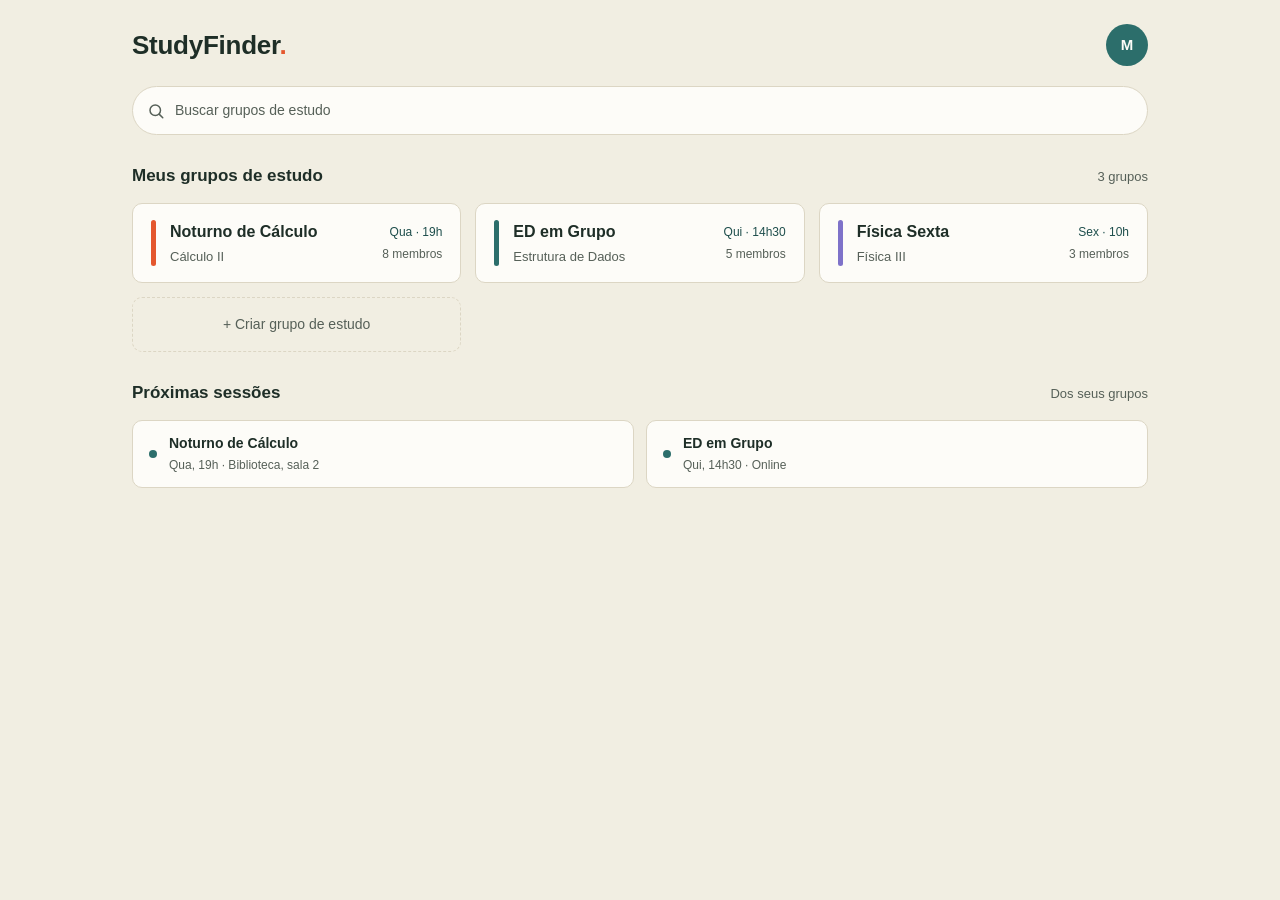
<file: index.html>
<!DOCTYPE html>
<html lang="pt-BR">
<head>
<meta charset="UTF-8">
<meta name="viewport" content="width=device-width, initial-scale=1.0">
<title>StudyFinder — meus grupos de estudo</title>
<link rel="stylesheet" href="styles.css">
</head>
<body>

<div class="app">
  <div class="topbar">
    <a class="brand" href="index.html">StudyFinder<span>.</span></a>
    <a class="avatar" href="cadastro.html" aria-label="Meu perfil">M</a>
  </div>

  <main>
    <a class="search-link search-box" href="busca-grupos.html" style="position:relative;">
      <svg viewBox="0 0 24 24" aria-hidden="true"><circle cx="11" cy="11" r="7"/><line x1="16.5" y1="16.5" x2="21" y2="21"/></svg>
      Buscar grupos de estudo
    </a>

    <div class="section-title">
      <h2>Meus grupos de estudo</h2>
      <span class="hint">3 grupos</span>
    </div>

    <div class="groups">
      <a class="group-card" href="grupo.html">
        <span class="tag-bar coral"></span>
        <div class="group-info">
          <h3>Noturno de Cálculo</h3>
          <div class="materia">Cálculo II</div>
        </div>
        <div class="group-meta">
          <div class="next">Qua · 19h</div>
          <div class="members">8 membros</div>
        </div>
      </a>

      <a class="group-card" href="grupo.html">
        <span class="tag-bar teal"></span>
        <div class="group-info">
          <h3>ED em Grupo</h3>
          <div class="materia">Estrutura de Dados</div>
        </div>
        <div class="group-meta">
          <div class="next">Qui · 14h30</div>
          <div class="members">5 membros</div>
        </div>
      </a>

      <a class="group-card" href="grupo.html">
        <span class="tag-bar lavanda"></span>
        <div class="group-info">
          <h3>Física Sexta</h3>
          <div class="materia">Física III</div>
        </div>
        <div class="group-meta">
          <div class="next">Sex · 10h</div>
          <div class="members">3 membros</div>
        </div>
      </a>

      <a class="add-group" href="criar-grupo.html">+ Criar grupo de estudo</a>
    </div>

    <div class="section-title">
      <h2>Próximas sessões</h2>
      <span class="hint">Dos seus grupos</span>
    </div>

    <div class="sessions">
      <a class="session-row" href="grupo.html">
        <span class="dot"></span>
        <div class="info">
          <strong>Noturno de Cálculo</strong>
          <span>Qua, 19h · Biblioteca, sala 2</span>
        </div>
      </a>
      <a class="session-row" href="grupo.html">
        <span class="dot"></span>
        <div class="info">
          <strong>ED em Grupo</strong>
          <span>Qui, 14h30 · Online</span>
        </div>
      </a>
    </div>
  </main>
</div>

</body>
</html>
</file>
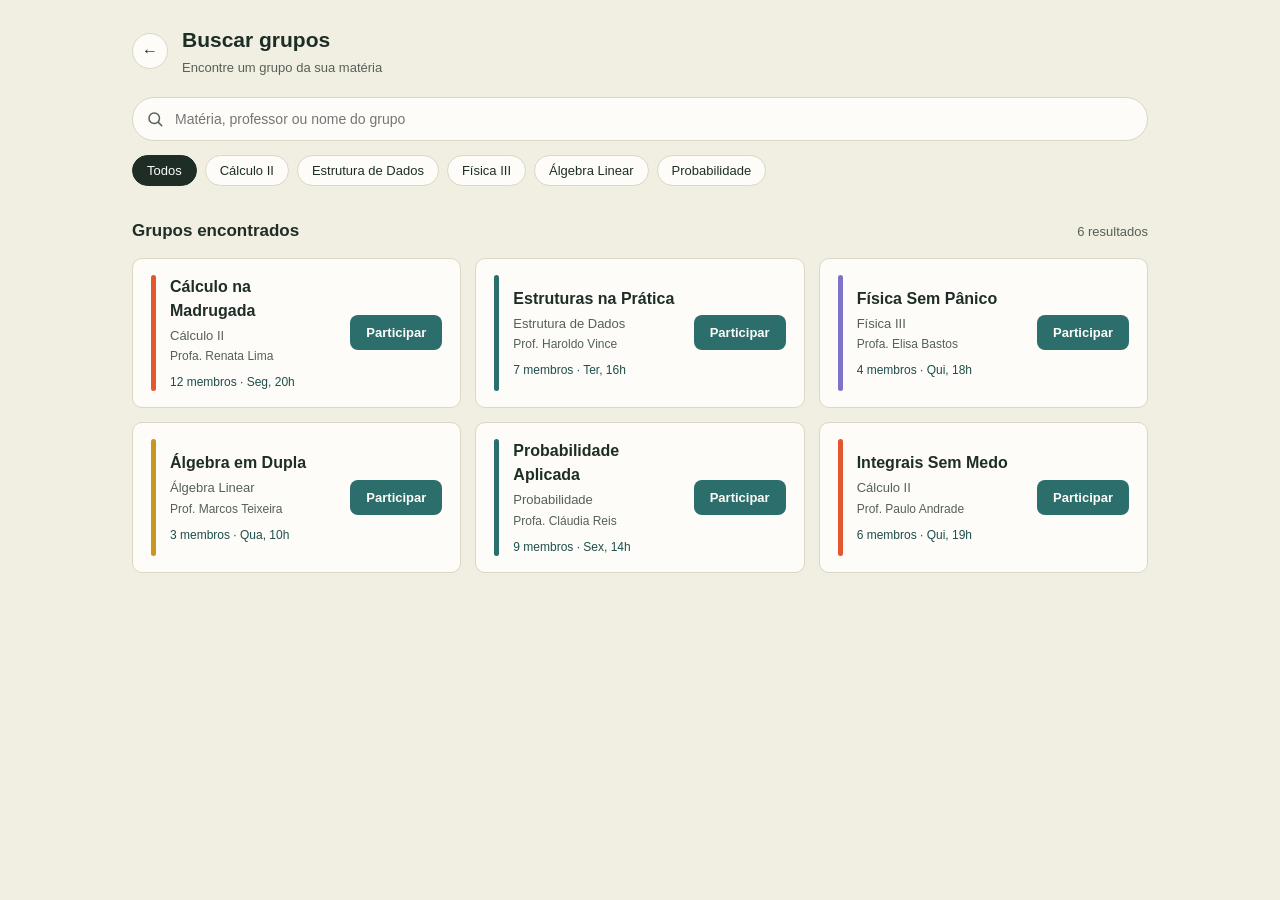
<file: busca-grupos.html>
<!DOCTYPE html>
<html lang="pt-BR">
<head>
<meta charset="UTF-8">
<meta name="viewport" content="width=device-width, initial-scale=1.0">
<title>StudyFinder — buscar grupos de estudo</title>
<link rel="stylesheet" href="styles.css">
</head>
<body>

<div class="app">
  <div class="page-head">
    <a class="back-link" href="index.html" aria-label="Voltar">←</a>
    <div>
      <h1>Buscar grupos</h1>
      <div class="sub">Encontre um grupo da sua matéria</div>
    </div>
  </div>

  <main>
    <label class="search-box">
      <svg viewBox="0 0 24 24" aria-hidden="true"><circle cx="11" cy="11" r="7"/><line x1="16.5" y1="16.5" x2="21" y2="21"/></svg>
      <input type="search" placeholder="Matéria, professor ou nome do grupo" aria-label="Buscar grupos">
    </label>

    <div class="chips">
      <button class="chip active" type="button">Todos</button>
      <button class="chip" type="button">Cálculo II</button>
      <button class="chip" type="button">Estrutura de Dados</button>
      <button class="chip" type="button">Física III</button>
      <button class="chip" type="button">Álgebra Linear</button>
      <button class="chip" type="button">Probabilidade</button>
    </div>

    <div class="section-title">
      <h2>Grupos encontrados</h2>
      <span class="hint">6 resultados</span>
    </div>

    <div class="results">
      <div class="result-card">
        <span class="tag-bar coral"></span>
        <div class="group-info">
          <h3>Cálculo na Madrugada</h3>
          <div class="materia">Cálculo II</div>
          <div class="prof">Profa. Renata Lima</div>
          <div class="stats">12 membros · Seg, 20h</div>
        </div>
        <button class="btn-join" type="button">Participar</button>
      </div>

      <div class="result-card">
        <span class="tag-bar teal"></span>
        <div class="group-info">
          <h3>Estruturas na Prática</h3>
          <div class="materia">Estrutura de Dados</div>
          <div class="prof">Prof. Haroldo Vince</div>
          <div class="stats">7 membros · Ter, 16h</div>
        </div>
        <button class="btn-join" type="button">Participar</button>
      </div>

      <div class="result-card">
        <span class="tag-bar lavanda"></span>
        <div class="group-info">
          <h3>Física Sem Pânico</h3>
          <div class="materia">Física III</div>
          <div class="prof">Profa. Elisa Bastos</div>
          <div class="stats">4 membros · Qui, 18h</div>
        </div>
        <button class="btn-join" type="button">Participar</button>
      </div>

      <div class="result-card">
        <span class="tag-bar mostarda"></span>
        <div class="group-info">
          <h3>Álgebra em Dupla</h3>
          <div class="materia">Álgebra Linear</div>
          <div class="prof">Prof. Marcos Teixeira</div>
          <div class="stats">3 membros · Qua, 10h</div>
        </div>
        <button class="btn-join" type="button">Participar</button>
      </div>

      <div class="result-card">
        <span class="tag-bar teal"></span>
        <div class="group-info">
          <h3>Probabilidade Aplicada</h3>
          <div class="materia">Probabilidade</div>
          <div class="prof">Profa. Cláudia Reis</div>
          <div class="stats">9 membros · Sex, 14h</div>
        </div>
        <button class="btn-join" type="button">Participar</button>
      </div>

      <div class="result-card">
        <span class="tag-bar coral"></span>
        <div class="group-info">
          <h3>Integrais Sem Medo</h3>
          <div class="materia">Cálculo II</div>
          <div class="prof">Prof. Paulo Andrade</div>
          <div class="stats">6 membros · Qui, 19h</div>
        </div>
        <button class="btn-join" type="button">Participar</button>
      </div>
    </div>
  </main>
</div>

</body>
</html>
</file>
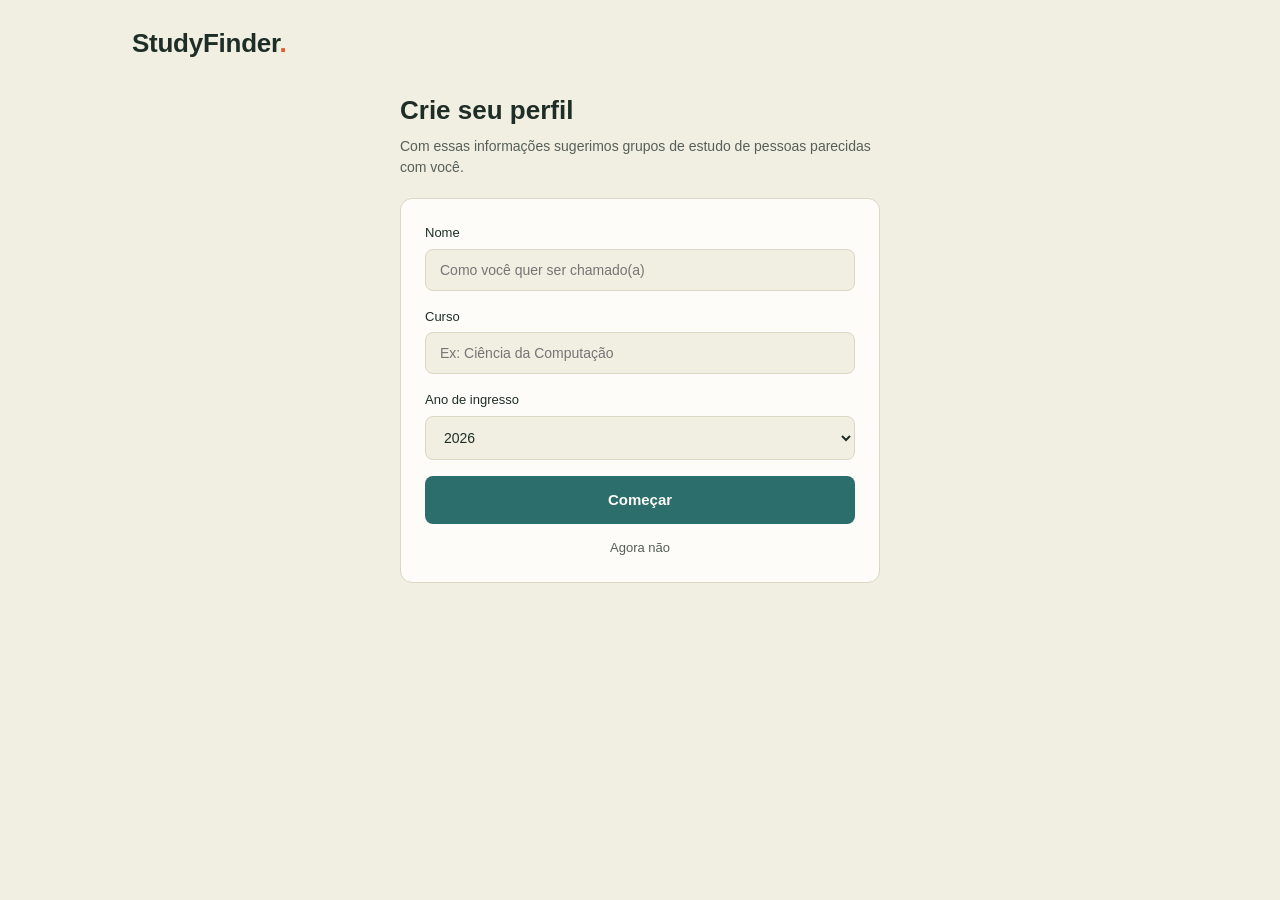
<file: cadastro.html>
<!DOCTYPE html>
<html lang="pt-BR">
<head>
<meta charset="UTF-8">
<meta name="viewport" content="width=device-width, initial-scale=1.0">
<title>StudyFinder — cadastro</title>
<link rel="stylesheet" href="styles.css">
</head>
<body>

<div class="app">
  <div class="topbar">
    <a class="brand" href="index.html">StudyFinder<span>.</span></a>
  </div>

  <main>
    <div class="welcome">
      <h1>Crie seu perfil</h1>
      <p>Com essas informações sugerimos grupos de estudo de pessoas parecidas com você.</p>
    </div>

    <form class="form-card centered">
      <div class="field">
        <label for="nome">Nome</label>
        <input id="nome" type="text" placeholder="Como você quer ser chamado(a)">
      </div>

      <div class="field">
        <label for="curso">Curso</label>
        <input id="curso" type="text" list="cursos" placeholder="Ex: Ciência da Computação">
        <datalist id="cursos">
          <option value="Ciência da Computação">
          <option value="Engenharia de Computação">
          <option value="Engenharia Elétrica">
          <option value="Matemática">
          <option value="Física">
          <option value="Estatística">
        </datalist>
      </div>

      <div class="field">
        <label for="ingresso">Ano de ingresso</label>
        <select id="ingresso">
          <option>2026</option>
          <option>2025</option>
          <option>2024</option>
          <option>2023</option>
          <option>2022</option>
          <option>2021</option>
          <option>2020</option>
          <option>2019</option>
          <option>2018</option>
          <option>2017</option>
          <option>2016</option>
        </select>
      </div>

      <a class="primary-btn" href="index.html">Começar</a>
      <a class="cancel-link" href="index.html">Agora não</a>
    </form>
  </main>
</div>

</body>
</html>
</file>
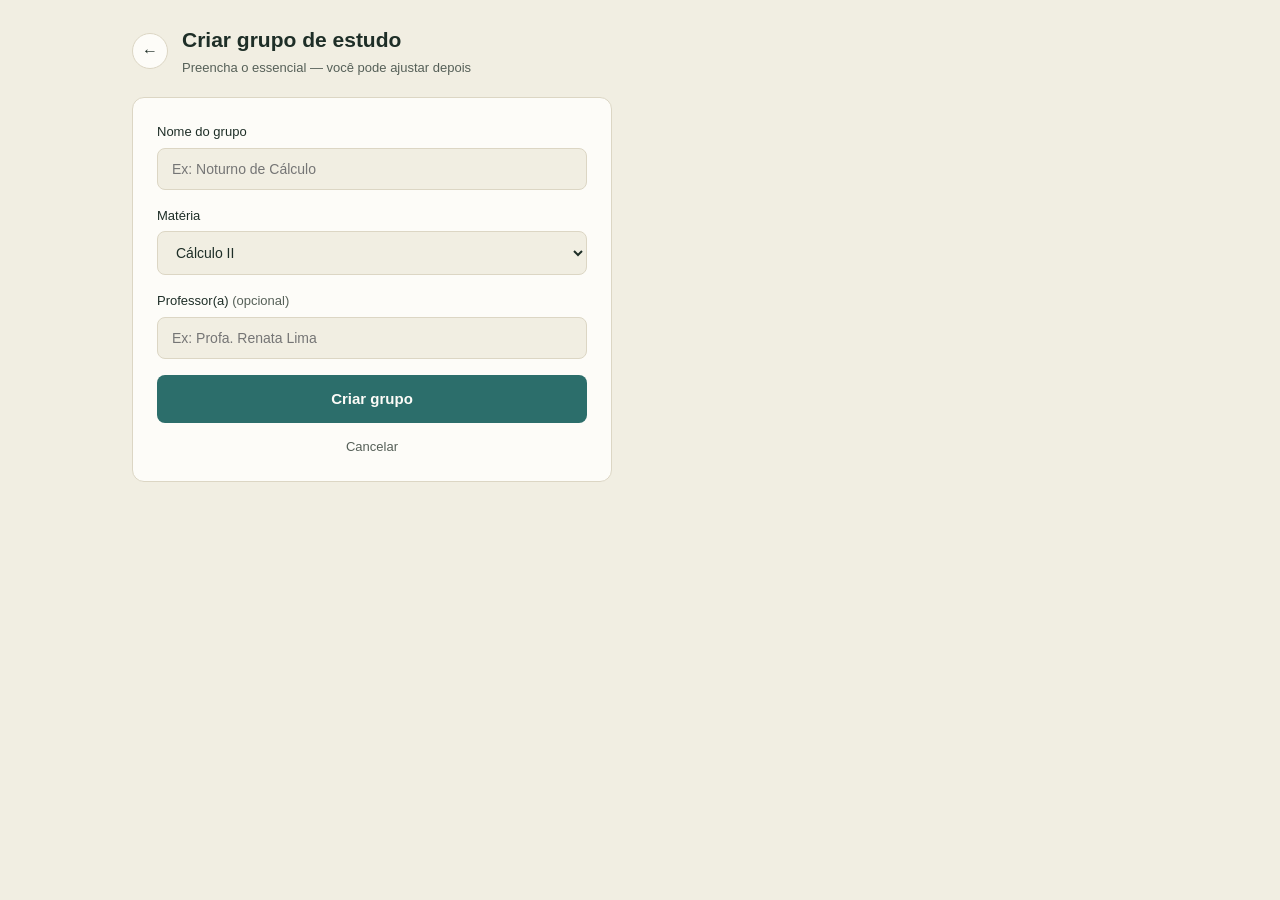
<file: criar-grupo.html>
<!DOCTYPE html>
<html lang="pt-BR">
<head>
<meta charset="UTF-8">
<meta name="viewport" content="width=device-width, initial-scale=1.0">
<title>StudyFinder — criar grupo de estudo</title>
<link rel="stylesheet" href="styles.css">
</head>
<body>

<div class="app">
  <div class="page-head">
    <a class="back-link" href="index.html" aria-label="Voltar">←</a>
    <div>
      <h1>Criar grupo de estudo</h1>
      <div class="sub">Preencha o essencial — você pode ajustar depois</div>
    </div>
  </div>

  <main>
    <form class="form-card">
      <div class="field">
        <label for="nome">Nome do grupo</label>
        <input id="nome" type="text" placeholder="Ex: Noturno de Cálculo">
      </div>

      <div class="field">
        <label for="materia">Matéria</label>
        <select id="materia">
          <option>Cálculo II</option>
          <option>Estrutura de Dados</option>
          <option>Física III</option>
          <option>Outra…</option>
        </select>
      </div>

      <div class="field">
        <label for="professor">Professor(a) <span class="opt">(opcional)</span></label>
        <input id="professor" type="text" placeholder="Ex: Profa. Renata Lima">
      </div>

      <a class="primary-btn" href="grupo.html">Criar grupo</a>
      <a class="cancel-link" href="index.html">Cancelar</a>
    </form>
  </main>
</div>

</body>
</html>
</file>
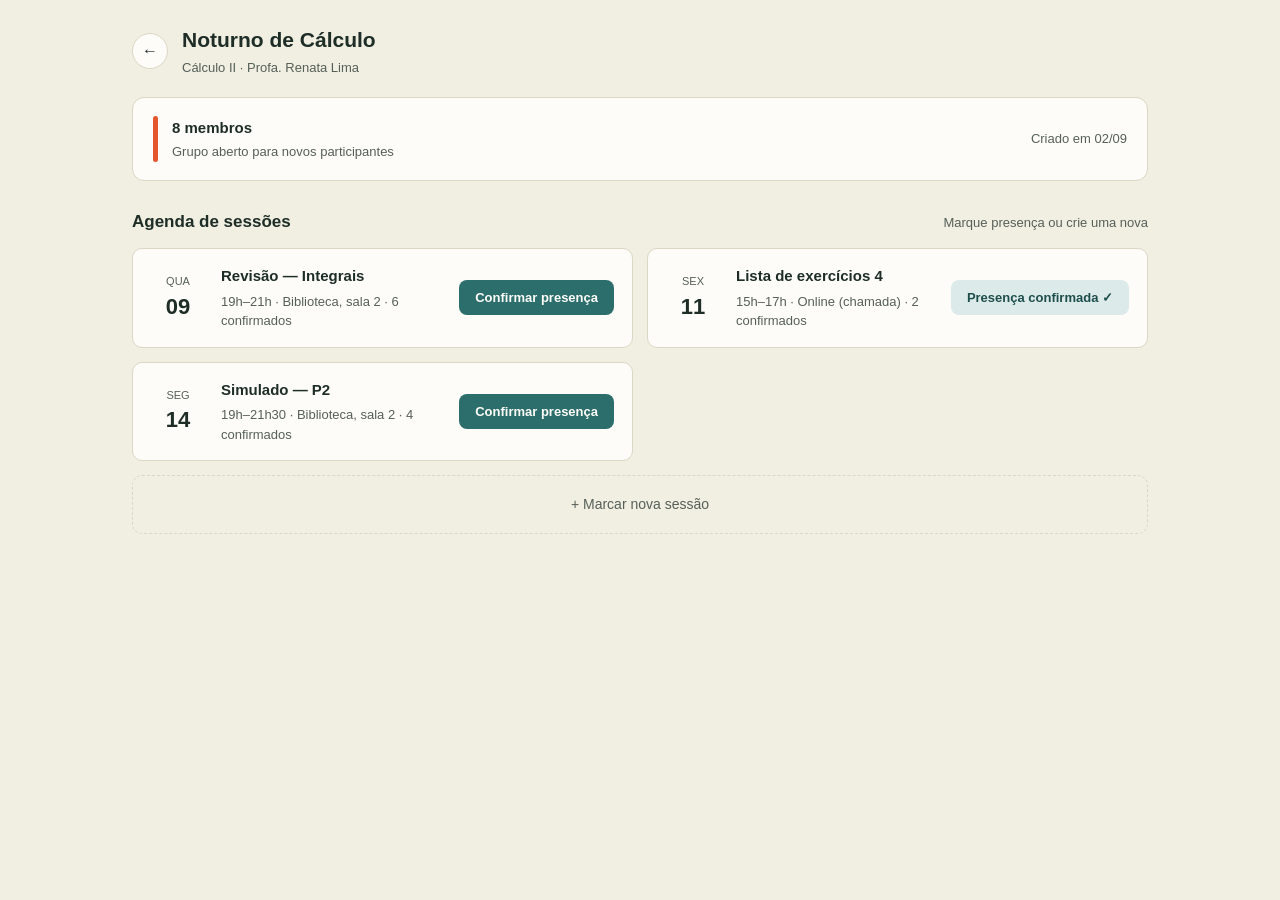
<file: grupo.html>
<!DOCTYPE html>
<html lang="pt-BR">
<head>
<meta charset="UTF-8">
<meta name="viewport" content="width=device-width, initial-scale=1.0">
<title>StudyFinder — Noturno de Cálculo</title>
<link rel="stylesheet" href="styles.css">
</head>
<body>

<div class="app">
  <div class="page-head">
    <a class="back-link" href="index.html" aria-label="Voltar">←</a>
    <div>
      <h1>Noturno de Cálculo</h1>
      <div class="sub">Cálculo II · Profa. Renata Lima</div>
    </div>
  </div>

  <main>
    <div class="group-banner">
      <span class="tag-bar coral" style="width:5px; align-self:stretch; border-radius:3px;"></span>
      <div>
        <strong style="font-size:15px;">8 membros</strong>
        <div style="font-size:13px; color:var(--ink-soft); margin-top:2px;">Grupo aberto para novos participantes</div>
      </div>
      <span class="count">Criado em 02/09</span>
    </div>

    <div class="section-title">
      <h2>Agenda de sessões</h2>
      <span class="hint">Marque presença ou crie uma nova</span>
    </div>

    <div class="agenda">
      <div class="session-card">
        <div class="session-date">
          <div class="dow">Qua</div>
          <div class="day">09</div>
        </div>
        <div class="session-body">
          <h3>Revisão — Integrais</h3>
          <div class="meta">19h–21h · Biblioteca, sala 2 · 6 confirmados</div>
        </div>
        <div class="session-action">
          <button class="btn-join" type="button">Confirmar presença</button>
        </div>
      </div>

      <div class="session-card">
        <div class="session-date">
          <div class="dow">Sex</div>
          <div class="day">11</div>
        </div>
        <div class="session-body">
          <h3>Lista de exercícios 4</h3>
          <div class="meta">15h–17h · Online (chamada) · 2 confirmados</div>
        </div>
        <div class="session-action">
          <button class="btn-joined" type="button">Presença confirmada ✓</button>
        </div>
      </div>

      <div class="session-card">
        <div class="session-date">
          <div class="dow">Seg</div>
          <div class="day">14</div>
        </div>
        <div class="session-body">
          <h3>Simulado — P2</h3>
          <div class="meta">19h–21h30 · Biblioteca, sala 2 · 4 confirmados</div>
        </div>
        <div class="session-action">
          <button class="btn-join" type="button">Confirmar presença</button>
        </div>
      </div>

      <label class="new-session-card" for="new-session">+ Marcar nova sessão</label>
    </div>
  </main>
</div>

<input type="checkbox" id="new-session" class="modal-toggle">
<label class="overlay" for="new-session">
  <div class="sheet" onclick="event.stopPropagation()">
    <div class="sheet-head">
      <h2>Nova sessão</h2>
      <label class="close-btn" for="new-session">Fechar</label>
    </div>
    <p class="lead">Combine um horário para o grupo Noturno de Cálculo.</p>

    <div class="field">
      <label for="titulo">Título</label>
      <input id="titulo" type="text" placeholder="Ex: Revisão — Limites">
    </div>

    <div class="field">
      <label for="data">Data</label>
      <input id="data" type="date">
    </div>

    <div class="field">
      <label for="inicio">Das</label>
      <input id="inicio" type="time" value="19:00">
    </div>

    <div class="field">
      <label for="fim">Até</label>
      <input id="fim" type="time" value="21:00">
    </div>

    <div class="field">
      <label for="local">Local</label>
      <input id="local" type="text" placeholder="Ex: Biblioteca, sala 2 ou Online">
    </div>

    <button class="primary-btn" type="button">Criar sessão</button>
  </div>
</label>

</body>
</html>
</file>
<file: styles.css>
/*  StudyFinder, estilos compartilhados por todas as telas  */

:root{
  --ink: #1E2E27;        --ink-soft: #566058;
  --paper: #F1EEE2;      --card: #FDFCF8;       --line: #DCD6C4;
  --teal: #2C6E6B;       --teal-deep: #1E4E4C;  --teal-bg: #DCEBEA;
  --coral: #E4572E;      --lavanda: #7E72C9;    --mostarda: #C9971F;
}

*{ box-sizing: border-box; }

body{
  margin: 0;
  background: var(--paper);
  color: var(--ink);
  font-family: Arial, Helvetica, sans-serif;
  line-height: 1.5;
  padding-bottom: env(safe-area-inset-bottom, 0px);
}

h1, h2, h3{ margin: 0; }
a{ color: inherit; text-decoration: none; }
button, input, select, textarea{ font-family: inherit; }
button{ border: none; cursor: pointer; }

.app{ max-width: 1080px; margin: 0 auto; }
main{ padding: 12px 20px 100px; }

.topbar, .page-head{
  display: flex;
  align-items: center;
  padding: 24px 20px 8px;
}
.topbar{ justify-content: space-between; }
.page-head{ gap: 14px; }

.brand{ font-size: 26px; font-weight: 700; letter-spacing: -0.01em; }
.brand span{ color: var(--coral); }

.avatar, .back-link{
  display: grid;
  place-items: center;
  border-radius: 50%;
  flex-shrink: 0;
}
.avatar{
  width: 42px; height: 42px;
  background: var(--teal);
  color: var(--card);
  font-weight: 600;
  font-size: 15px;
}
.back-link{
  width: 36px; height: 36px;
  background: var(--card);
  border: 1px solid var(--line);
  font-size: 16px;
}

.page-head h1{ font-size: 21px; }

.section-title{
  display: flex;
  justify-content: space-between;
  align-items: baseline;
  margin: 28px 0 14px;
}
.section-title h2{ font-size: 17px; }

.group-card, .session-row, .session-card, .result-card, .group-banner, .form-card{
  background: var(--card);
  border: 1px solid var(--line);
  border-radius: 10px;
}
.group-card, .session-row, .session-card, .result-card, .group-banner{
  display: flex;
  align-items: center;
}
.group-card, .session-card, .result-card{ padding: 16px 18px; gap: 14px; }
.session-card{ gap: 16px; }
.session-row{ padding: 12px 16px; gap: 12px; }
.group-banner{ padding: 18px 20px; gap: 14px; }
.group-banner, .form-card{ border-radius: 12px; }

.groups, .sessions, .results, .agenda{ display: flex; flex-direction: column; gap: 12px; }
.sessions{ gap: 10px; }

.tag-bar{ width: 5px; align-self: stretch; border-radius: 3px; flex-shrink: 0; }
.tag-bar.coral{ background: var(--coral); }
.tag-bar.teal{ background: var(--teal); }
.tag-bar.lavanda{ background: var(--lavanda); }
.tag-bar.mostarda{ background: var(--mostarda); }

.group-info, .session-body{ flex: 1; min-width: 0; }
.group-info h3{ font-size: 16px; }
.session-body h3{ font-size: 15px; }
.group-meta{ text-align: right; flex-shrink: 0; }

.page-head .sub, .section-title .hint, .group-banner .count, .session-body .meta,
.group-info .materia, .cancel-link, .sheet p.lead{
  font-size: 13px;
  color: var(--ink-soft);
}
.group-meta .members, .result-card .prof, .session-row .info span{ font-size: 12px; color: var(--ink-soft); }
.group-meta .next, .result-card .stats{ font-size: 12px; font-weight: 500; color: var(--teal-deep); }

.page-head .sub, .result-card .prof{ margin-top: 2px; }
.group-info .materia{ margin-top: 3px; }
.group-meta .members, .session-body .meta{ margin-top: 4px; }
.result-card .stats{ margin-top: 8px; }
.group-banner .count{ margin-left: auto; white-space: nowrap; }

.session-row .dot{ width: 8px; height: 8px; border-radius: 50%; background: var(--teal); flex-shrink: 0; }
.session-row .info{ flex: 1; font-size: 14px; }
.session-row .info strong{ display: block; }

.session-date{ width: 54px; text-align: center; flex-shrink: 0; }
.session-date .dow{ font-size: 11px; color: var(--ink-soft); text-transform: uppercase; }
.session-date .day{ font-size: 22px; font-weight: 600; }
.session-action{ flex-shrink: 0; }

.primary-btn{
  display: block;
  width: 100%;
  margin-top: 6px;
  padding: 13px;
  border-radius: 8px;
  background: var(--teal);
  color: var(--card);
  font-size: 15px;
  font-weight: 600;
  text-align: center;
}

.btn-join, .btn-joined{ padding: 10px 16px; border-radius: 8px; font-size: 13px; font-weight: 600; }
.btn-join{ background: var(--teal); color: var(--card); }
.btn-joined{ background: var(--teal-bg); color: var(--teal-deep); }

.add-group, .new-session-card{
  display: block;
  border: 1px dashed var(--line);
  border-radius: 10px;
  color: var(--ink-soft);
  font-size: 14px;
  text-align: center;
  cursor: pointer;
}
.add-group{ padding: 16px 18px; }
.new-session-card{ padding: 18px; }

.cancel-link{ display: block; margin-top: 14px; text-align: center; }

.primary-btn:is(:hover, :focus-visible), .btn-join:is(:hover, :focus-visible), a.avatar:is(:hover, :focus-visible){
  background: var(--teal-deep);
}
.group-card:is(:hover, :focus-visible), .back-link:is(:hover, :focus-visible), .add-group:is(:hover, :focus-visible),
.new-session-card:is(:hover, :focus-visible), .search-link:is(:hover, :focus-visible){
  border-color: var(--teal);
}
.back-link:is(:hover, :focus-visible), .add-group:is(:hover, :focus-visible), .new-session-card:is(:hover, :focus-visible){
  color: var(--teal-deep);
}

.form-card{ max-width: 480px; padding: 24px; }
.form-card.centered{ margin: 0 auto; }

.welcome{ max-width: 480px; margin: 8px auto 20px; }
.welcome h1{ font-size: 26px; }
.welcome p{ margin: 6px 0 0; font-size: 14px; color: var(--ink-soft); }

.field{ margin-bottom: 16px; }
.field label{ display: block; margin-bottom: 6px; font-size: 13px; font-weight: 500; }
.field .opt{ font-weight: 400; color: var(--ink-soft); }
.field :is(input, select, textarea){
  width: 100%;
  padding: 12px 14px;
  border: 1px solid var(--line);
  border-radius: 8px;
  background: var(--paper);
  color: var(--ink);
  font-size: 14px;
}
.field :is(input, select, textarea):focus-visible, .search-box input:focus-visible{
  outline: 2px solid var(--teal);
  outline-offset: 1px;
}

.modal-toggle{ display: none; }

.overlay{
  display: none;
  position: fixed;
  inset: 0;
  z-index: 30;
  align-items: flex-end;
  justify-content: center;
  background: rgba(30, 46, 39, 0.55);
}
.modal-toggle:checked ~ .overlay{ display: flex; }

.sheet{
  width: 100%;
  max-width: 480px;
  padding: 22px 22px calc(22px + env(safe-area-inset-bottom, 0px));
  border-radius: 18px 18px 0 0;
  background: var(--card);
}
.sheet-head{ display: flex; justify-content: space-between; align-items: center; margin-bottom: 4px; }
.sheet-head h2{ font-size: 19px; }
.sheet p.lead{ margin: 4px 0 18px; }
.close-btn{ font-size: 14px; color: var(--ink-soft); cursor: pointer; }

.search-box{ position: relative; display: block; }

.search-box svg{
  position: absolute;
  left: 14px;
  top: 50%;
  transform: translateY(-50%);
  width: 18px; height: 18px;
  fill: none;
  stroke: var(--ink-soft);
  stroke-width: 2;
  stroke-linecap: round;
  pointer-events: none;
}

.search-box input, .search-link{
  width: 100%;
  padding: 13px 16px 13px 42px;
  border: 1px solid var(--line);
  border-radius: 999px;
  background: var(--card);
  color: var(--ink);
  font-size: 14px;
}
.search-link{ display: block; color: var(--ink-soft); }

.chips{ display: flex; gap: 8px; padding: 14px 0 4px; overflow-x: auto; scrollbar-width: none; }
.chips::-webkit-scrollbar{ display: none; }

.chip{
  flex-shrink: 0;
  padding: 7px 14px;
  border: 1px solid var(--line);
  border-radius: 999px;
  background: var(--card);
  color: var(--ink);
  font-size: 13px;
  font-weight: 500;
}
.chip.active{ background: var(--ink); color: var(--card); border-color: var(--ink); }

@media (min-width: 720px){
  .topbar, .page-head{ padding-left: 32px; padding-right: 32px; }
  main{ padding: 12px 32px 60px; }

  .groups, .sessions, .results, .agenda{
    display: grid;
    grid-template-columns: repeat(2, 1fr);
    gap: 14px;
  }
  .sessions{ gap: 12px; }
  .add-group, .new-session-card{ grid-column: span 2; }

  .overlay{ align-items: center; }
  .sheet{ max-width: 420px; padding: 28px; border-radius: 16px; }
}

@media (min-width: 1000px){
  .groups, .results{ grid-template-columns: repeat(3, 1fr); }
  .add-group{ grid-column: span 1; }
}
</file>
